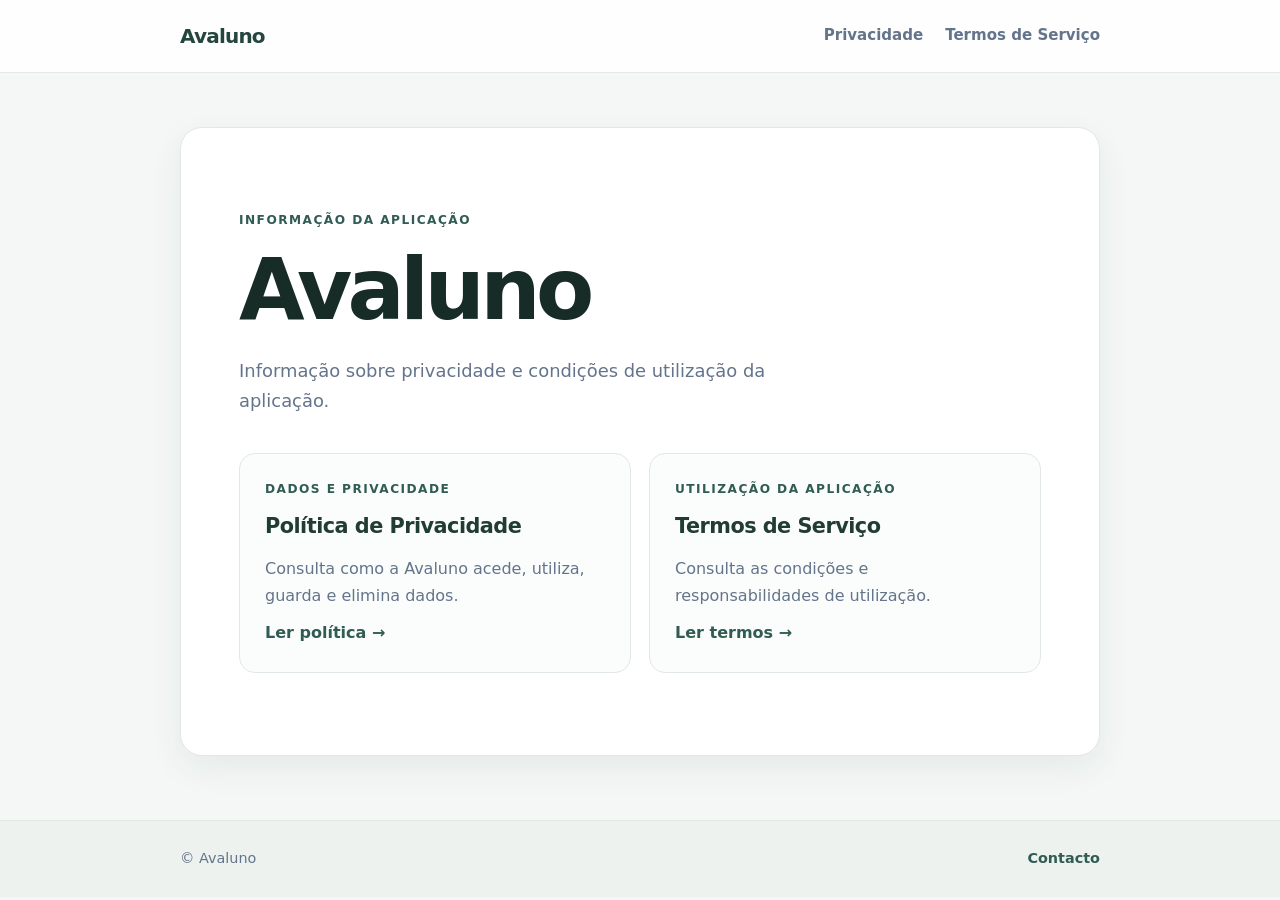
<file: index.html>
<!doctype html>
<html lang="pt-PT">
<head>
  <meta charset="utf-8">
  <meta name="viewport" content="width=device-width, initial-scale=1">
  <meta name="description" content="Informação legal e privacidade da aplicação Avaluno.">
  <title>Avaluno</title>
  <link rel="stylesheet" href="style.css">
</head>
<body>
  <header class="site-header">
    <div class="container header-inner">
      <a class="brand" href="index.html">Avaluno</a>
      <nav aria-label="Navegação principal">
        <a href="privacy.html">Privacidade</a>
        <a href="terms.html">Termos de Serviço</a>
      </nav>
    </div>
  </header>
  <main class="container home">
    <div class="eyebrow">Informação da aplicação</div>
    <h1>Avaluno</h1>
    <p class="intro">Informação sobre privacidade e condições de utilização da aplicação.</p>
    <div class="link-cards">
      <a class="link-card" href="privacy.html">
        <span class="card-kicker">Dados e privacidade</span>
        <strong>Política de Privacidade</strong>
        <span>Consulta como a Avaluno acede, utiliza, guarda e elimina dados.</span>
        <span class="card-arrow">Ler política →</span>
      </a>
      <a class="link-card" href="terms.html">
        <span class="card-kicker">Utilização da aplicação</span>
        <strong>Termos de Serviço</strong>
        <span>Consulta as condições e responsabilidades de utilização.</span>
        <span class="card-arrow">Ler termos →</span>
      </a>
    </div>
  </main>
  <footer class="site-footer">
    <div class="container footer-inner">
      <span>© Avaluno</span>
      <a href="mailto:cerboelho.apps@gmail.com">Contacto</a>
    </div>
  </footer>
</body>
</html>
</file>
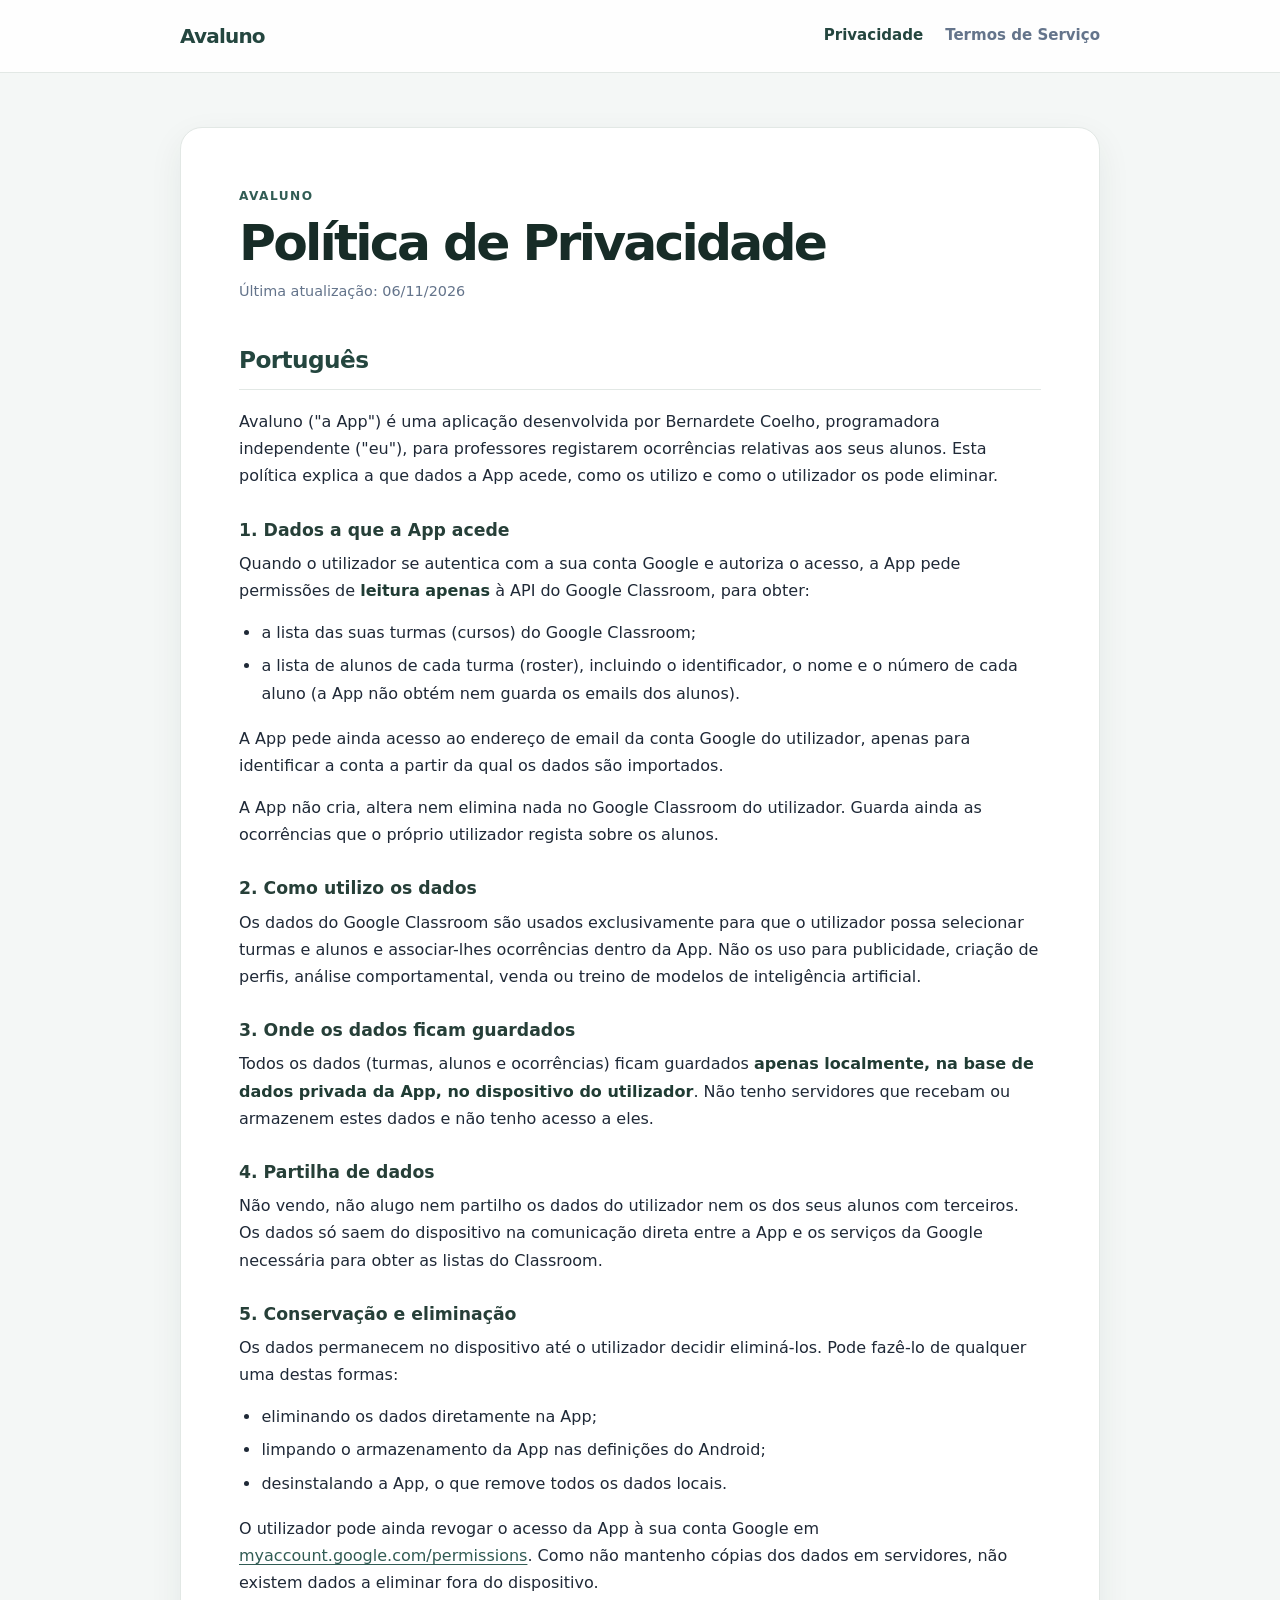
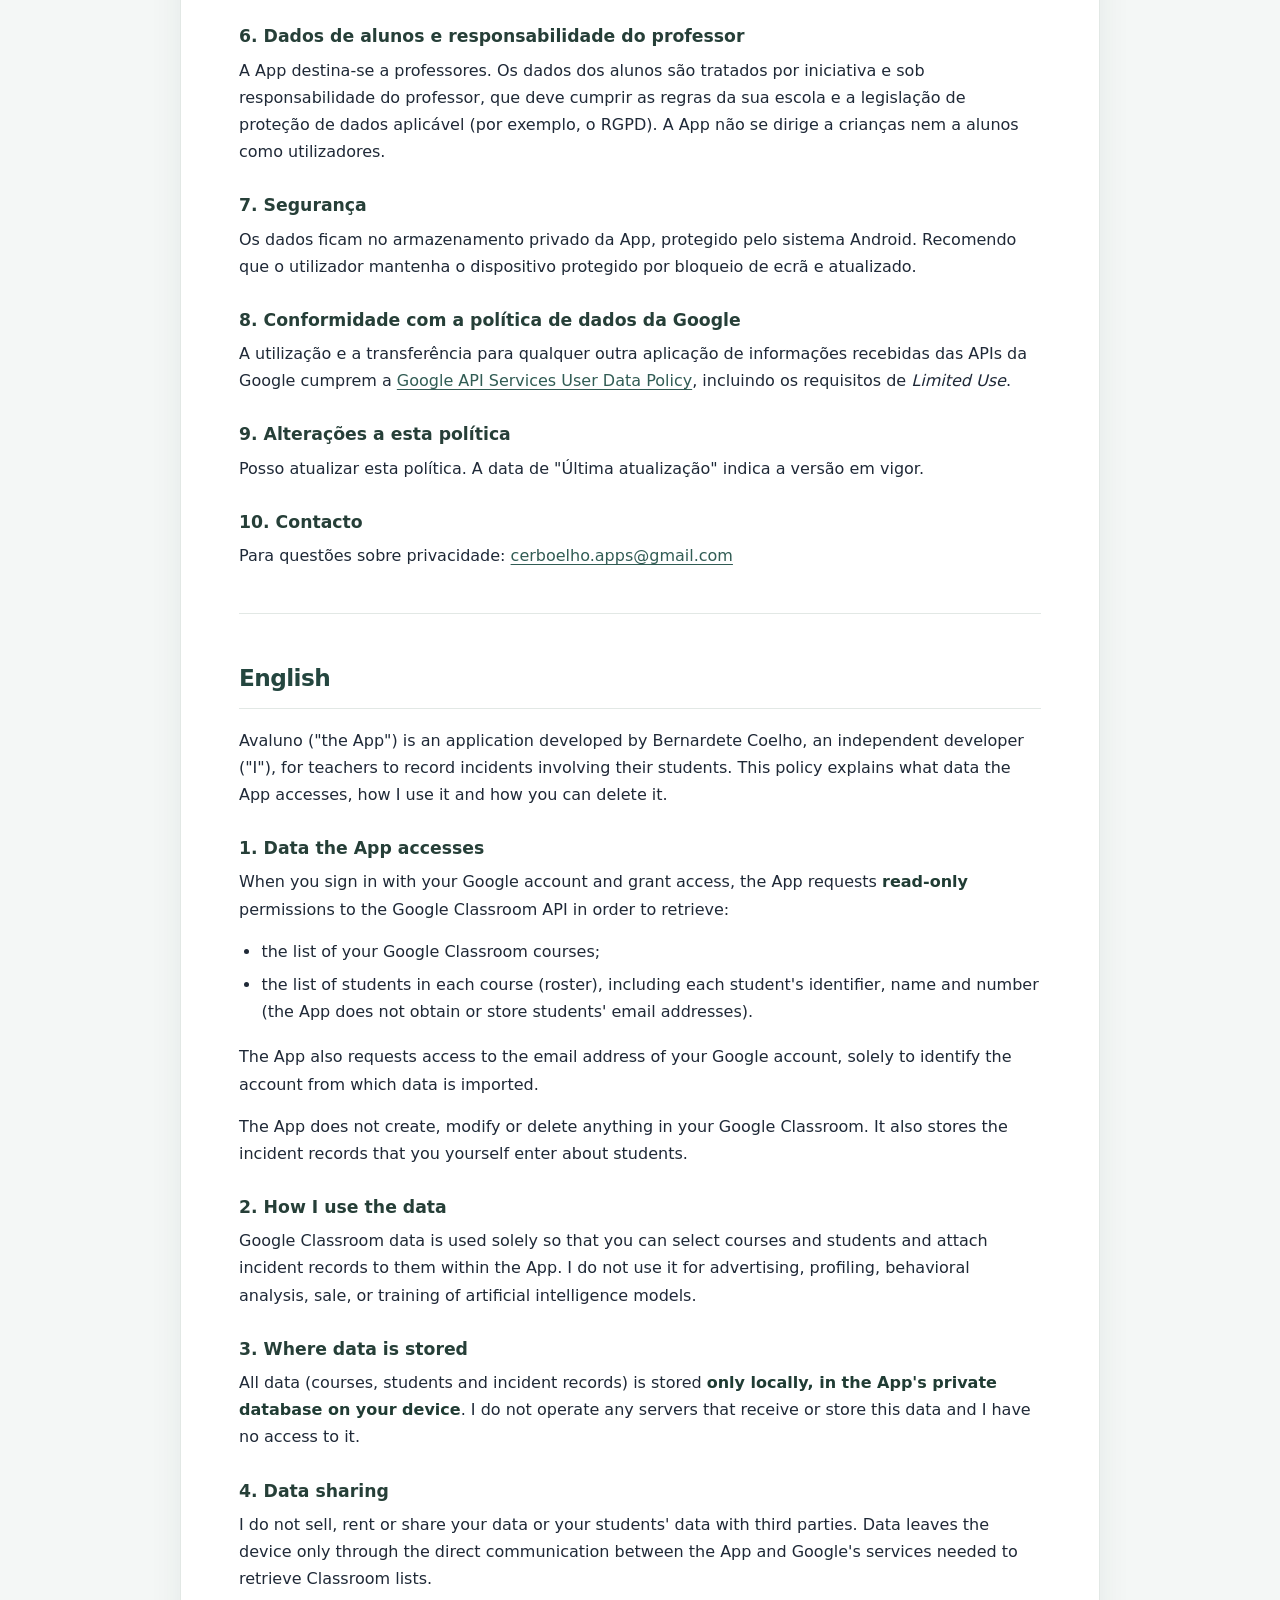
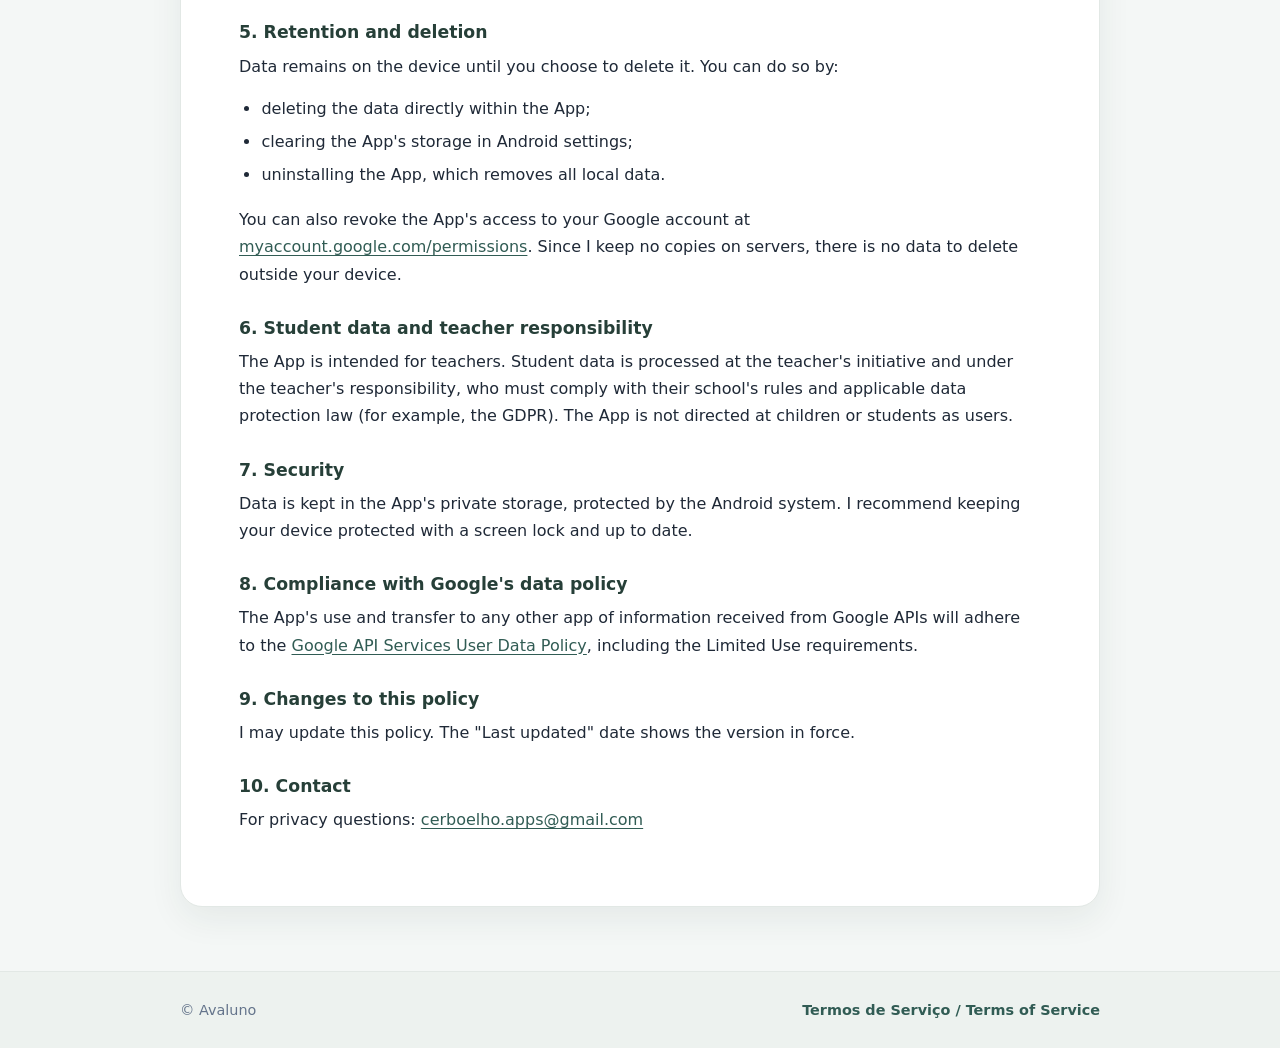
<file: privacy.html>
<!doctype html>
<html lang="pt-PT">
<head>
  <meta charset="utf-8">
  <meta name="viewport" content="width=device-width, initial-scale=1">
  <meta name="description" content="Política de Privacidade da aplicação Avaluno.">
  <title>Política de Privacidade — Avaluno</title>
  <link rel="stylesheet" href="style.css">
</head>
<body>
  <header class="site-header">
    <div class="container header-inner">
      <a class="brand" href="index.html">Avaluno</a>
      <nav aria-label="Navegação principal">
        <a href="privacy.html" aria-current="page">Privacidade</a>
        <a href="terms.html">Termos de Serviço</a>
      </nav>
    </div>
  </header>

  <main class="container document">
    <div class="eyebrow">Avaluno</div>
    <h1>Política de Privacidade</h1>
    <p class="updated">Última atualização: 06/11/2026</p>

    <article lang="pt-PT">
      <h2>Português</h2>
      <p>Avaluno ("a App") é uma aplicação desenvolvida por Bernardete Coelho, programadora independente ("eu"), para professores registarem ocorrências relativas aos seus alunos. Esta política explica a que dados a App acede, como os utilizo e como o utilizador os pode eliminar.</p>

      <h3>1. Dados a que a App acede</h3>
      <p>Quando o utilizador se autentica com a sua conta Google e autoriza o acesso, a App pede permissões de <strong>leitura apenas</strong> à API do Google Classroom, para obter:</p>
      <ul>
        <li>a lista das suas turmas (cursos) do Google Classroom;</li>
        <li>a lista de alunos de cada turma (roster), incluindo o identificador, o nome e o número de cada aluno (a App não obtém nem guarda os emails dos alunos).</li>
      </ul>
      <p>A App pede ainda acesso ao endereço de email da conta Google do utilizador, apenas para identificar a conta a partir da qual os dados são importados.</p>
      <p>A App não cria, altera nem elimina nada no Google Classroom do utilizador. Guarda ainda as ocorrências que o próprio utilizador regista sobre os alunos.</p>

      <h3>2. Como utilizo os dados</h3>
      <p>Os dados do Google Classroom são usados exclusivamente para que o utilizador possa selecionar turmas e alunos e associar-lhes ocorrências dentro da App. Não os uso para publicidade, criação de perfis, análise comportamental, venda ou treino de modelos de inteligência artificial.</p>

      <h3>3. Onde os dados ficam guardados</h3>
      <p>Todos os dados (turmas, alunos e ocorrências) ficam guardados <strong>apenas localmente, na base de dados privada da App, no dispositivo do utilizador</strong>. Não tenho servidores que recebam ou armazenem estes dados e não tenho acesso a eles.</p>

      <h3>4. Partilha de dados</h3>
      <p>Não vendo, não alugo nem partilho os dados do utilizador nem os dos seus alunos com terceiros. Os dados só saem do dispositivo na comunicação direta entre a App e os serviços da Google necessária para obter as listas do Classroom.</p>

      <h3>5. Conservação e eliminação</h3>
      <p>Os dados permanecem no dispositivo até o utilizador decidir eliminá-los. Pode fazê-lo de qualquer uma destas formas:</p>
      <ul>
        <li>eliminando os dados diretamente na App;</li>
        <li>limpando o armazenamento da App nas definições do Android;</li>
        <li>desinstalando a App, o que remove todos os dados locais.</li>
      </ul>
      <p>O utilizador pode ainda revogar o acesso da App à sua conta Google em <a href="https://myaccount.google.com/permissions" target="_blank" rel="noopener noreferrer">myaccount.google.com/permissions</a>. Como não mantenho cópias dos dados em servidores, não existem dados a eliminar fora do dispositivo.</p>

      <h3>6. Dados de alunos e responsabilidade do professor</h3>
      <p>A App destina-se a professores. Os dados dos alunos são tratados por iniciativa e sob responsabilidade do professor, que deve cumprir as regras da sua escola e a legislação de proteção de dados aplicável (por exemplo, o RGPD). A App não se dirige a crianças nem a alunos como utilizadores.</p>

      <h3>7. Segurança</h3>
      <p>Os dados ficam no armazenamento privado da App, protegido pelo sistema Android. Recomendo que o utilizador mantenha o dispositivo protegido por bloqueio de ecrã e atualizado.</p>

      <h3>8. Conformidade com a política de dados da Google</h3>
      <p>A utilização e a transferência para qualquer outra aplicação de informações recebidas das APIs da Google cumprem a <a href="https://developers.google.com/terms/api-services-user-data-policy" target="_blank" rel="noopener noreferrer">Google API Services User Data Policy</a>, incluindo os requisitos de <em>Limited Use</em>.</p>

      <h3>9. Alterações a esta política</h3>
      <p>Posso atualizar esta política. A data de "Última atualização" indica a versão em vigor.</p>

      <h3>10. Contacto</h3>
      <p>Para questões sobre privacidade: <a href="mailto:cerboelho.apps@gmail.com">cerboelho.apps@gmail.com</a></p>
    </article>

    <hr>

    <article lang="en">
      <h2>English</h2>
      <p>Avaluno ("the App") is an application developed by Bernardete Coelho, an independent developer ("I"), for teachers to record incidents involving their students. This policy explains what data the App accesses, how I use it and how you can delete it.</p>

      <h3>1. Data the App accesses</h3>
      <p>When you sign in with your Google account and grant access, the App requests <strong>read-only</strong> permissions to the Google Classroom API in order to retrieve:</p>
      <ul>
        <li>the list of your Google Classroom courses;</li>
        <li>the list of students in each course (roster), including each student's identifier, name and number (the App does not obtain or store students' email addresses).</li>
      </ul>
      <p>The App also requests access to the email address of your Google account, solely to identify the account from which data is imported.</p>
      <p>The App does not create, modify or delete anything in your Google Classroom. It also stores the incident records that you yourself enter about students.</p>

      <h3>2. How I use the data</h3>
      <p>Google Classroom data is used solely so that you can select courses and students and attach incident records to them within the App. I do not use it for advertising, profiling, behavioral analysis, sale, or training of artificial intelligence models.</p>

      <h3>3. Where data is stored</h3>
      <p>All data (courses, students and incident records) is stored <strong>only locally, in the App's private database on your device</strong>. I do not operate any servers that receive or store this data and I have no access to it.</p>

      <h3>4. Data sharing</h3>
      <p>I do not sell, rent or share your data or your students' data with third parties. Data leaves the device only through the direct communication between the App and Google's services needed to retrieve Classroom lists.</p>

      <h3>5. Retention and deletion</h3>
      <p>Data remains on the device until you choose to delete it. You can do so by:</p>
      <ul>
        <li>deleting the data directly within the App;</li>
        <li>clearing the App's storage in Android settings;</li>
        <li>uninstalling the App, which removes all local data.</li>
      </ul>
      <p>You can also revoke the App's access to your Google account at <a href="https://myaccount.google.com/permissions" target="_blank" rel="noopener noreferrer">myaccount.google.com/permissions</a>. Since I keep no copies on servers, there is no data to delete outside your device.</p>

      <h3>6. Student data and teacher responsibility</h3>
      <p>The App is intended for teachers. Student data is processed at the teacher's initiative and under the teacher's responsibility, who must comply with their school's rules and applicable data protection law (for example, the GDPR). The App is not directed at children or students as users.</p>

      <h3>7. Security</h3>
      <p>Data is kept in the App's private storage, protected by the Android system. I recommend keeping your device protected with a screen lock and up to date.</p>

      <h3>8. Compliance with Google's data policy</h3>
      <p>The App's use and transfer to any other app of information received from Google APIs will adhere to the <a href="https://developers.google.com/terms/api-services-user-data-policy" target="_blank" rel="noopener noreferrer">Google API Services User Data Policy</a>, including the Limited Use requirements.</p>

      <h3>9. Changes to this policy</h3>
      <p>I may update this policy. The "Last updated" date shows the version in force.</p>

      <h3>10. Contact</h3>
      <p>For privacy questions: <a href="mailto:cerboelho.apps@gmail.com">cerboelho.apps@gmail.com</a></p>
    </article>
  </main>

  <footer class="site-footer">
    <div class="container footer-inner">
      <span>© Avaluno</span>
      <a href="terms.html">Termos de Serviço / Terms of Service</a>
    </div>
  </footer>
</body>
</html>
</file>
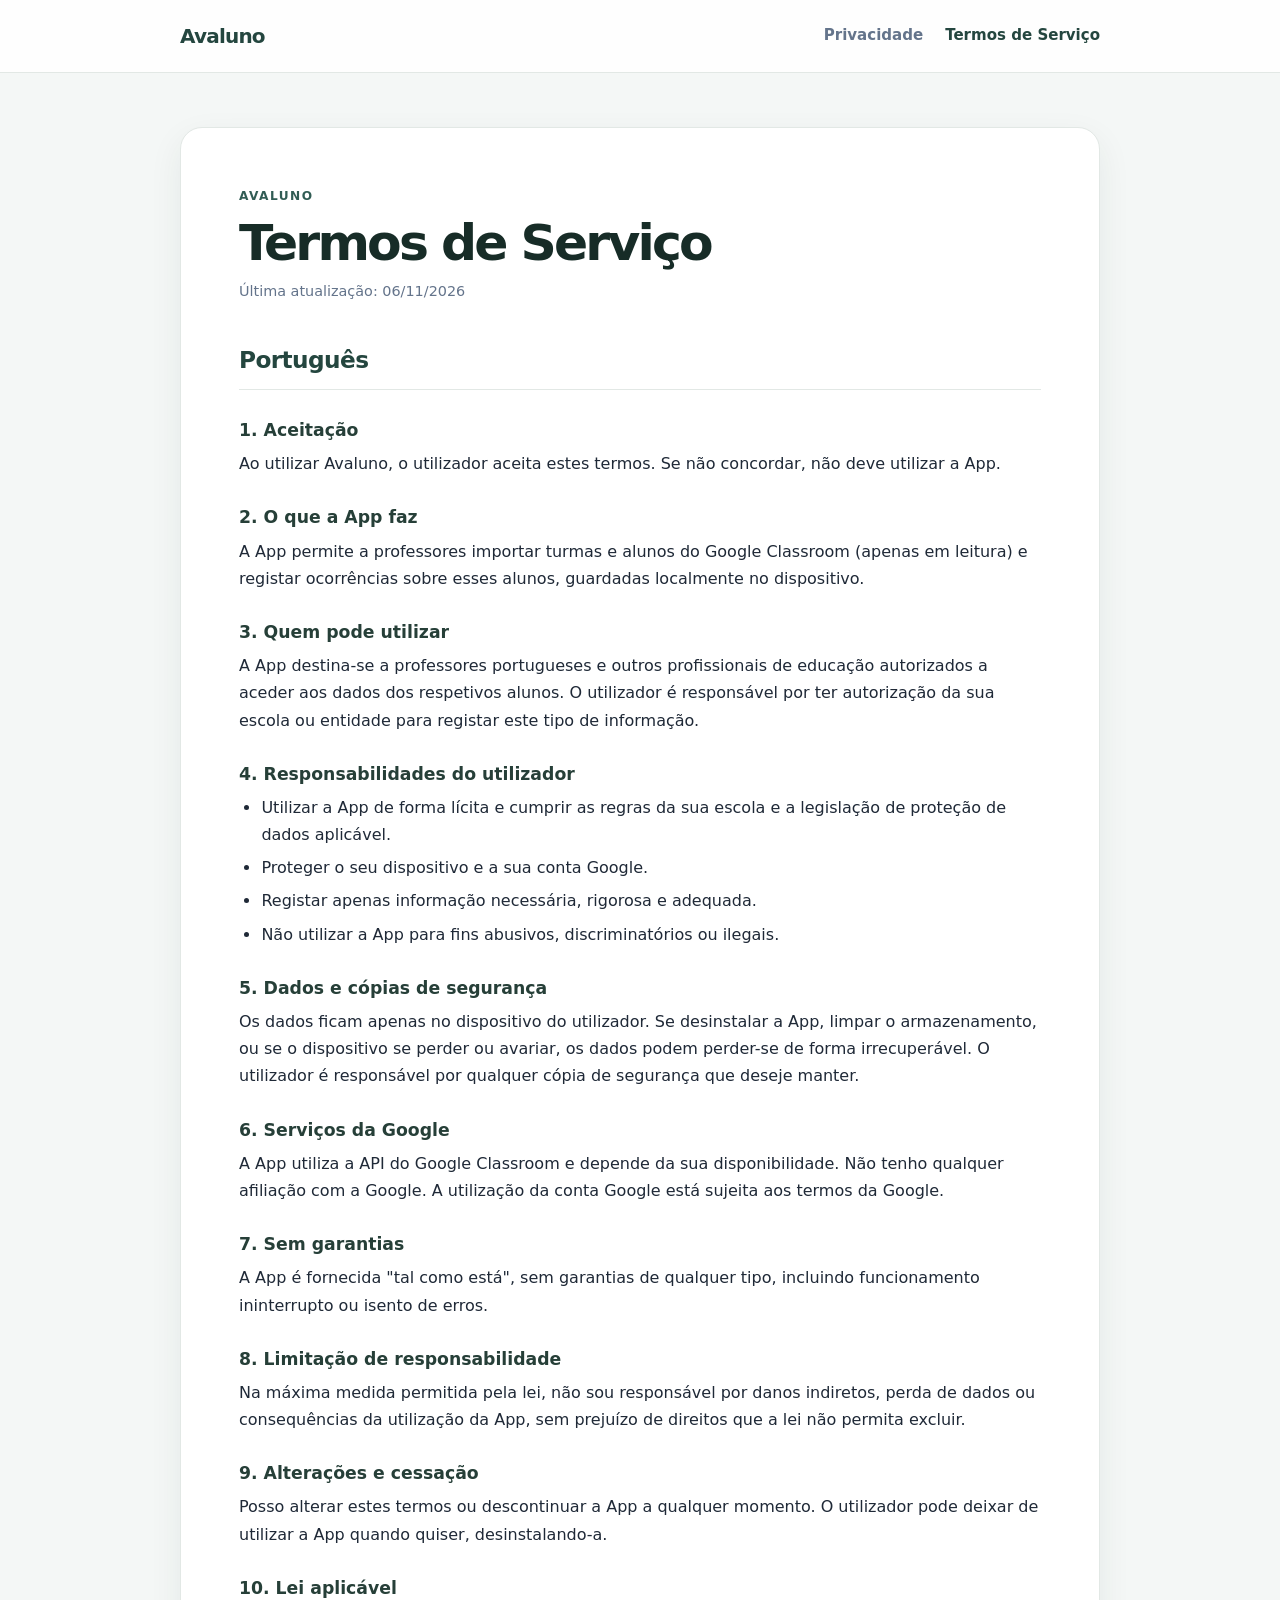
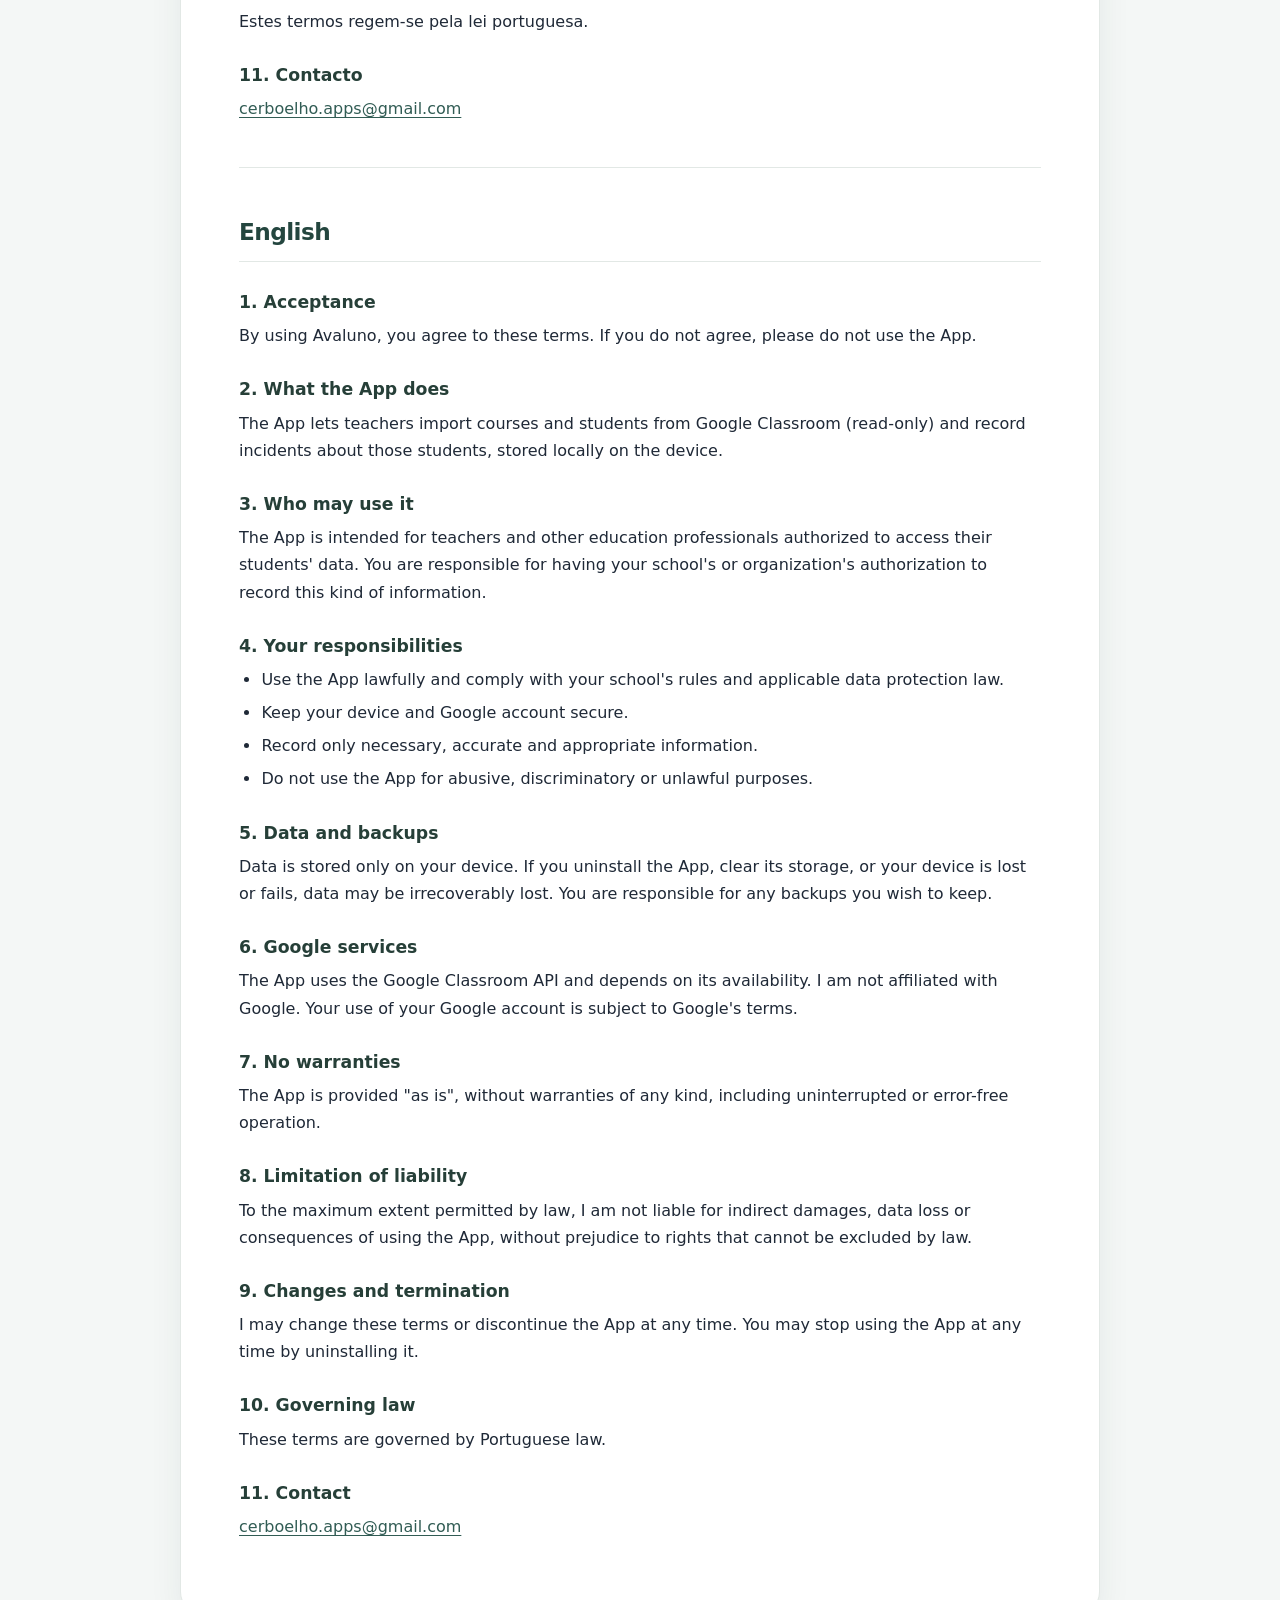
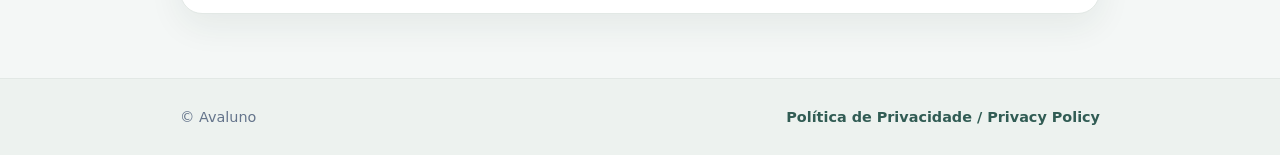
<file: terms.html>
<!doctype html>
<html lang="pt-PT">
<head>
  <meta charset="utf-8">
  <meta name="viewport" content="width=device-width, initial-scale=1">
  <meta name="description" content="Termos de Serviço da aplicação Avaluno.">
  <title>Termos de Serviço — Avaluno</title>
  <link rel="stylesheet" href="style.css">
</head>
<body>
  <header class="site-header">
    <div class="container header-inner">
      <a class="brand" href="index.html">Avaluno</a>
      <nav aria-label="Navegação principal">
        <a href="privacy.html">Privacidade</a>
        <a href="terms.html" aria-current="page">Termos de Serviço</a>
      </nav>
    </div>
  </header>

  <main class="container document">
    <div class="eyebrow">Avaluno</div>
    <h1>Termos de Serviço</h1>
    <p class="updated">Última atualização: 06/11/2026</p>

    <article lang="pt-PT">
      <h2>Português</h2>
      <h3>1. Aceitação</h3>
      <p>Ao utilizar Avaluno, o utilizador aceita estes termos. Se não concordar, não deve utilizar a App.</p>

      <h3>2. O que a App faz</h3>
      <p>A App permite a professores importar turmas e alunos do Google Classroom (apenas em leitura) e registar ocorrências sobre esses alunos, guardadas localmente no dispositivo.</p>

      <h3>3. Quem pode utilizar</h3>
      <p>A App destina-se a professores portugueses e outros profissionais de educação autorizados a aceder aos dados dos respetivos alunos. O utilizador é responsável por ter autorização da sua escola ou entidade para registar este tipo de informação.</p>

      <h3>4. Responsabilidades do utilizador</h3>
      <ul>
        <li>Utilizar a App de forma lícita e cumprir as regras da sua escola e a legislação de proteção de dados aplicável.</li>
        <li>Proteger o seu dispositivo e a sua conta Google.</li>
        <li>Registar apenas informação necessária, rigorosa e adequada.</li>
        <li>Não utilizar a App para fins abusivos, discriminatórios ou ilegais.</li>
      </ul>

      <h3>5. Dados e cópias de segurança</h3>
      <p>Os dados ficam apenas no dispositivo do utilizador. Se desinstalar a App, limpar o armazenamento, ou se o dispositivo se perder ou avariar, os dados podem perder-se de forma irrecuperável. O utilizador é responsável por qualquer cópia de segurança que deseje manter.</p>

      <h3>6. Serviços da Google</h3>
      <p>A App utiliza a API do Google Classroom e depende da sua disponibilidade. Não tenho qualquer afiliação com a Google. A utilização da conta Google está sujeita aos termos da Google.</p>

      <h3>7. Sem garantias</h3>
      <p>A App é fornecida "tal como está", sem garantias de qualquer tipo, incluindo funcionamento ininterrupto ou isento de erros.</p>

      <h3>8. Limitação de responsabilidade</h3>
      <p>Na máxima medida permitida pela lei, não sou responsável por danos indiretos, perda de dados ou consequências da utilização da App, sem prejuízo de direitos que a lei não permita excluir.</p>

      <h3>9. Alterações e cessação</h3>
      <p>Posso alterar estes termos ou descontinuar a App a qualquer momento. O utilizador pode deixar de utilizar a App quando quiser, desinstalando-a.</p>

      <h3>10. Lei aplicável</h3>
      <p>Estes termos regem-se pela lei portuguesa.</p>

      <h3>11. Contacto</h3>
      <p><a href="mailto:cerboelho.apps@gmail.com">cerboelho.apps@gmail.com</a></p>
    </article>

    <hr>

    <article lang="en">
      <h2>English</h2>
      <h3>1. Acceptance</h3>
      <p>By using Avaluno, you agree to these terms. If you do not agree, please do not use the App.</p>

      <h3>2. What the App does</h3>
      <p>The App lets teachers import courses and students from Google Classroom (read-only) and record incidents about those students, stored locally on the device.</p>

      <h3>3. Who may use it</h3>
      <p>The App is intended for teachers and other education professionals authorized to access their students' data. You are responsible for having your school's or organization's authorization to record this kind of information.</p>

      <h3>4. Your responsibilities</h3>
      <ul>
        <li>Use the App lawfully and comply with your school's rules and applicable data protection law.</li>
        <li>Keep your device and Google account secure.</li>
        <li>Record only necessary, accurate and appropriate information.</li>
        <li>Do not use the App for abusive, discriminatory or unlawful purposes.</li>
      </ul>

      <h3>5. Data and backups</h3>
      <p>Data is stored only on your device. If you uninstall the App, clear its storage, or your device is lost or fails, data may be irrecoverably lost. You are responsible for any backups you wish to keep.</p>

      <h3>6. Google services</h3>
      <p>The App uses the Google Classroom API and depends on its availability. I am not affiliated with Google. Your use of your Google account is subject to Google's terms.</p>

      <h3>7. No warranties</h3>
      <p>The App is provided "as is", without warranties of any kind, including uninterrupted or error-free operation.</p>

      <h3>8. Limitation of liability</h3>
      <p>To the maximum extent permitted by law, I am not liable for indirect damages, data loss or consequences of using the App, without prejudice to rights that cannot be excluded by law.</p>

      <h3>9. Changes and termination</h3>
      <p>I may change these terms or discontinue the App at any time. You may stop using the App at any time by uninstalling it.</p>

      <h3>10. Governing law</h3>
      <p>These terms are governed by Portuguese law.</p>

      <h3>11. Contact</h3>
      <p><a href="mailto:cerboelho.apps@gmail.com">cerboelho.apps@gmail.com</a></p>
    </article>
  </main>

  <footer class="site-footer">
    <div class="container footer-inner">
      <span>© Avaluno</span>
      <a href="privacy.html">Política de Privacidade / Privacy Policy</a>
    </div>
  </footer>
</body>
</html>
</file>
<file: style.css>
/* Avaluno — estilos partilhados */
:root {
  color-scheme: light;
  --ink: #1f2937;
  --muted: #64748b;
  --brand: #315c54;
  --brand-dark: #24463f;
  --paper: #ffffff;
  --background: #f4f7f6;
  --line: #e2e8e5;
  --soft: #eaf1ee;
  --shadow: 0 12px 34px rgba(27, 55, 47, 0.07);
}

* { box-sizing: border-box; }

html { scroll-behavior: smooth; }

body {
  margin: 0;
  background: var(--background);
  color: var(--ink);
  font-family: Inter, ui-sans-serif, system-ui, -apple-system, BlinkMacSystemFont, "Segoe UI", sans-serif;
  font-size: 16px;
  line-height: 1.7;
}

a { color: var(--brand); text-underline-offset: 3px; }
a:hover { color: var(--brand-dark); }

.container {
  width: min(920px, calc(100% - 40px));
  margin-inline: auto;
}

.site-header {
  background: rgba(255, 255, 255, 0.94);
  border-bottom: 1px solid var(--line);
}

.header-inner, .footer-inner {
  min-height: 72px;
  display: flex;
  align-items: center;
  justify-content: space-between;
  gap: 24px;
}

.brand {
  color: var(--brand-dark);
  font-size: 1.25rem;
  font-weight: 800;
  letter-spacing: -0.04em;
  text-decoration: none;
}

nav { display: flex; flex-wrap: wrap; gap: 22px; }
nav a {
  color: var(--muted);
  font-size: 0.94rem;
  font-weight: 600;
  text-decoration: none;
}
nav a:hover, nav a[aria-current="page"] { color: var(--brand-dark); }

.document, .home {
  margin-top: 54px;
  margin-bottom: 64px;
  padding: clamp(26px, 5vw, 58px);
  background: var(--paper);
  border: 1px solid var(--line);
  border-radius: 22px;
  box-shadow: var(--shadow);
}

.eyebrow, .card-kicker {
  color: var(--brand);
  font-size: 0.76rem;
  font-weight: 800;
  letter-spacing: 0.12em;
  text-transform: uppercase;
}

h1 {
  margin: 8px 0 4px;
  color: #172c27;
  font-size: clamp(2rem, 5vw, 3.15rem);
  line-height: 1.12;
  letter-spacing: -0.055em;
}

.updated { margin: 8px 0 34px; color: var(--muted); font-size: 0.9rem; }

h2 {
  margin: 36px 0 18px;
  padding-bottom: 10px;
  border-bottom: 1px solid var(--line);
  color: var(--brand-dark);
  font-size: 1.45rem;
  letter-spacing: -0.025em;
}

h3 {
  margin: 28px 0 8px;
  color: #263f38;
  font-size: 1.08rem;
  line-height: 1.4;
}

p { margin: 0 0 15px; }
ul { margin: 8px 0 18px; padding-left: 1.4rem; }
li { margin: 6px 0; }
strong { color: #203c34; }
hr { margin: 44px 0; border: 0; border-top: 1px solid var(--line); }

.site-footer {
  background: #edf2ef;
  border-top: 1px solid var(--line);
  color: var(--muted);
  font-size: 0.9rem;
}
.footer-inner { min-height: 76px; }
.footer-inner a { color: var(--brand); text-decoration: none; font-weight: 600; }

.home { padding-block: clamp(42px, 8vw, 82px); }
.home h1 { margin-top: 12px; font-size: clamp(3rem, 9vw, 5.3rem); }
.intro { max-width: 580px; margin: 18px 0 36px; color: var(--muted); font-size: 1.12rem; }

.link-cards {
  display: grid;
  grid-template-columns: repeat(2, minmax(0, 1fr));
  gap: 18px;
}
.link-card {
  display: flex;
  min-height: 220px;
  flex-direction: column;
  align-items: flex-start;
  gap: 10px;
  padding: 25px;
  border: 1px solid var(--line);
  border-radius: 16px;
  background: #fbfdfc;
  color: var(--ink);
  text-decoration: none;
  transition: transform 160ms ease, box-shadow 160ms ease, border-color 160ms ease;
}
.link-card:hover {
  transform: translateY(-3px);
  border-color: #b8cbc2;
  box-shadow: var(--shadow);
}
.link-card strong { font-size: 1.3rem; letter-spacing: -0.025em; }
.link-card > span:not(.card-kicker):not(.card-arrow) { color: var(--muted); }
.card-arrow { margin-top: auto; color: var(--brand); font-weight: 700; }

@media (max-width: 620px) {
  .container { width: min(100% - 28px, 920px); }
  .header-inner { min-height: 66px; align-items: flex-start; flex-direction: column; justify-content: center; gap: 4px; padding-block: 12px; }
  nav { gap: 16px; }
  .document, .home { margin-top: 22px; margin-bottom: 30px; padding: 24px 20px; border-radius: 16px; }
  .link-cards { grid-template-columns: 1fr; }
  .footer-inner { align-items: flex-start; flex-direction: column; justify-content: center; gap: 4px; padding-block: 16px; }
}
</file>
